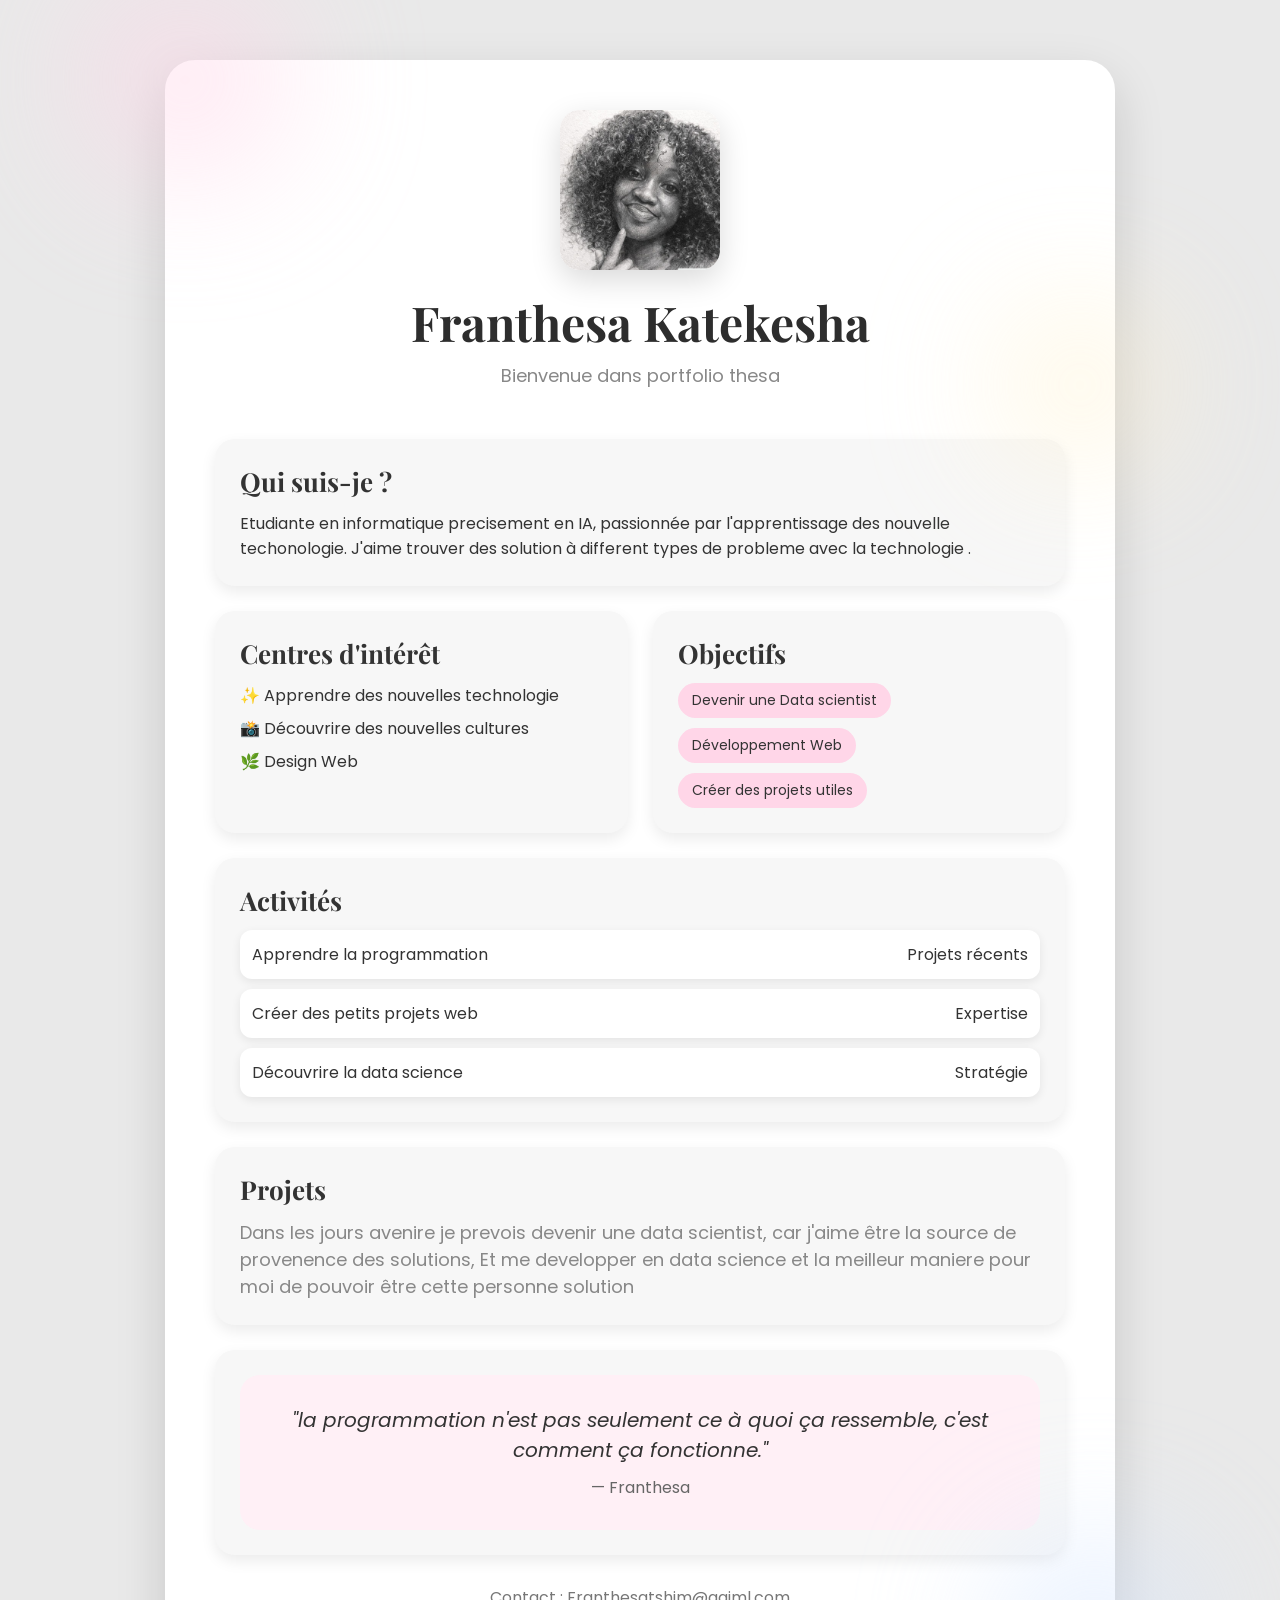
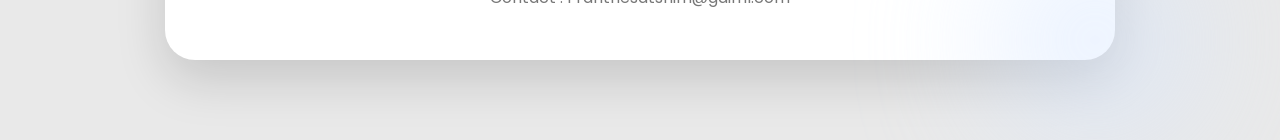
<file: index.html>
<!DOCTYPE html>
<html lang="fr">
<head>
    <meta charset="UTF-8">
    <meta name="viewport" content="width=device-width, initial-scale=1.0">
    <title>Mon Portfolio</title>
    <link rel="stylesheet" href="style.css">
    <link href="https://fonts.googleapis.com/css2?family=Playfair+Display:ital,wght@0,400;0,700;1,400&family=Poppins:wght@300;400&display=swap" rel="stylesheet">
</head>
<body>


    <div class="container">
        
        <div class="blob blob-1"></div>
        <div class="blob blob-2"></div>
        <div class="blob blob-3"></div>

        <header id="accueil">
           
            <div class="profile-frame">
                 
                <img src="image de thesa.jpeg" alt="Ma Photo"> </div>
                
            <h1>Franthesa Katekesha</h1>
            <p class="subtitle">Bienvenue dans portfolio thesa</p>
        </header>

        <main>
            <section id="qui-suis-je">
                <h2>Qui suis-je ?</h2>
                <p> Etudiante en informatique precisement en IA, passionnée par l'apprentissage des nouvelle techonologie. J'aime trouver des solution à different types de probleme avec la technologie .</p>
            </section>

            <div class="grid">
                <section id="interets">
                    <h2> Centres d'intérêt</h2>
                    <ul>
                        <li>✨ Apprendre des nouvelles technologie</li>
                        <li>📸 Découvrire des nouvelles cultures </li>
                        <li>🌿 Design Web</li>
                    </ul>
                </section>

                <section id="objectifs">
                    <h2>Objectifs</h2>
                    <div class="tag-container">
                        <span class="tag">Devenir une Data scientist</span>
                        <span class="tag">Développement Web</span>
                        <span class="tag">Créer des projets utiles </span>
                    </div>
                </section>
            </div>

            <section id="activites">
                <h2> Activités</h2>
                <div class="service-list">
                    <div class="service-item"><span>Apprendre la programmation</span> <span>Projets récents</span></div>
                    <div class="service-item"><span>Créer des petits projets web</span> <span>Expertise</span></div>
                    <div class="service-item"><span>Découvrire la data science</span> <span>Stratégie</span></div>
                </div>
            </section>

            <section id="Projets">
                <h2> Projets</h2>
            
           <P class="subtitle">Dans les jours avenire je prevois devenir une data scientist, car j'aime être la source de provenence des solutions, Et me developper en data science et la meilleur maniere pour moi de pouvoir être cette personne solution  </P>          
               </section>
            <section id="citation">
                <div class="quote-box">
                    <p class="quote">"la programmation n'est pas seulement ce à quoi ça ressemble, c'est comment ça fonctionne."</p>
                    <p class="author">— Franthesa</p>
                </div>
            </section>
        </main>

        <footer>
            <p>Contact : Franthesatshim@gaiml.com</p>
        </footer>
    </div>

</body>
</html>
</file>
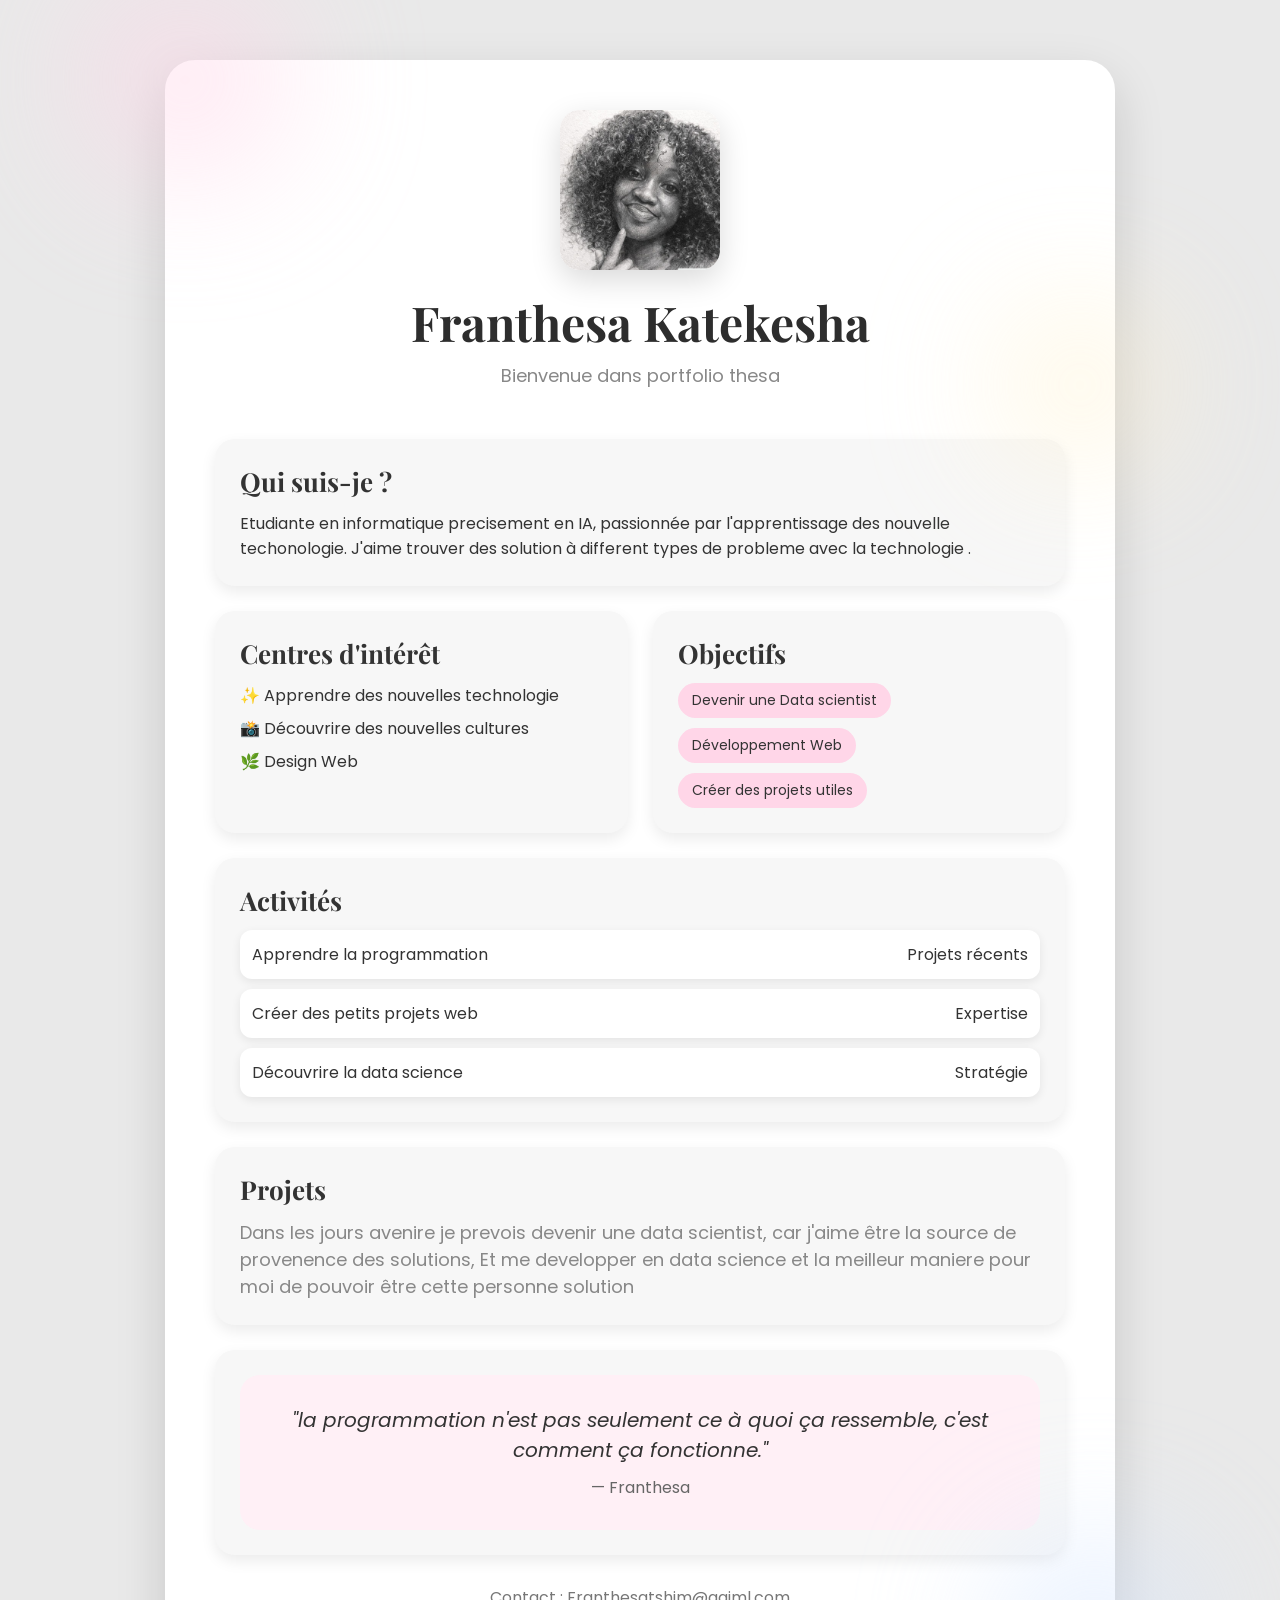
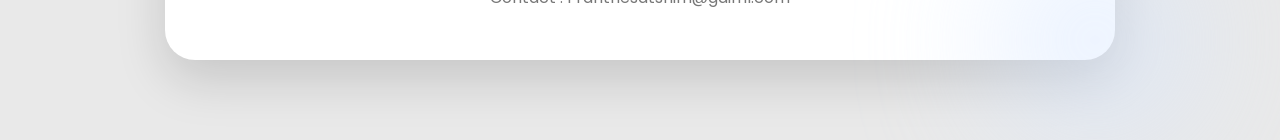
<file: fff.html>
<!DOCTYPE html>
<html lang="fr">
<head>
    <meta charset="UTF-8">
    <meta name="viewport" content="width=device-width, initial-scale=1.0">
    <title>Mon Portfolio</title>
    <link rel="stylesheet" href="fff.css">
    <link href="https://fonts.googleapis.com/css2?family=Playfair+Display:ital,wght@0,400;0,700;1,400&family=Poppins:wght@300;400&display=swap" rel="stylesheet">
</head>
<body>


    <div class="container">
        
        <div class="blob blob-1"></div>
        <div class="blob blob-2"></div>
        <div class="blob blob-3"></div>

        <header id="accueil">
           
            <div class="profile-frame">
                 
                <img src="image de thesa.jpeg" alt="Ma Photo"> </div>
                
            <h1>Franthesa Katekesha</h1>
            <p class="subtitle">Bienvenue dans portfolio thesa</p>
        </header>

        <main>
            <section id="qui-suis-je">
                <h2>Qui suis-je ?</h2>
                <p> Etudiante en informatique precisement en IA, passionnée par l'apprentissage des nouvelle techonologie. J'aime trouver des solution à different types de probleme avec la technologie .</p>
            </section>

            <div class="grid">
                <section id="interets">
                    <h2> Centres d'intérêt</h2>
                    <ul>
                        <li>✨ Apprendre des nouvelles technologie</li>
                        <li>📸 Découvrire des nouvelles cultures </li>
                        <li>🌿 Design Web</li>
                    </ul>
                </section>

                <section id="objectifs">
                    <h2>Objectifs</h2>
                    <div class="tag-container">
                        <span class="tag">Devenir une Data scientist</span>
                        <span class="tag">Développement Web</span>
                        <span class="tag">Créer des projets utiles </span>
                    </div>
                </section>
            </div>

            <section id="activites">
                <h2> Activités</h2>
                <div class="service-list">
                    <div class="service-item"><span>Apprendre la programmation</span> <span>Projets récents</span></div>
                    <div class="service-item"><span>Créer des petits projets web</span> <span>Expertise</span></div>
                    <div class="service-item"><span>Découvrire la data science</span> <span>Stratégie</span></div>
                </div>
            </section>

            <section id="Projets">
                <h2> Projets</h2>
            
           <P class="subtitle">Dans les jours avenire je prevois devenir une data scientist, car j'aime être la source de provenence des solutions, Et me developper en data science et la meilleur maniere pour moi de pouvoir être cette personne solution  </P>          
               </section>
            <section id="citation">
                <div class="quote-box">
                    <p class="quote">"la programmation n'est pas seulement ce à quoi ça ressemble, c'est comment ça fonctionne."</p>
                    <p class="author">— Franthesa</p>
                </div>
            </section>
        </main>

        <footer>
            <p>Contact : Franthesatshim@gaiml.com</p>
        </footer>
    </div>

</body>
</html>
</file>
<file: style.css>
/* RESET */

*{
margin:0;
padding:0;
box-sizing:border-box;
}

/* BODY */

body{

font-family:'Poppins',sans-serif;

background:#e9e9e9;

display:flex;

justify-content:center;

padding:60px;

color:#333;

}

/* CONTAINER PRINCIPAL */

.container{

width:950px;

background:white;

border-radius:30px;

padding:50px;

box-shadow:0 20px 50px rgba(0,0,0,0.15);

position:relative;

}

/* BLOBS DECORATIFS */

.blob{

position:absolute;

border-radius:50%;

filter:blur(70px);

opacity:0.6;

}

.blob-1{
width:200px;
height:200px;
background:#ffd6e8;
top:-80px;
left:-80px;
}

.blob-2{
width:200px;
height:200px;
background:#d6e6ff;
bottom:-80px;
right:-80px;
}

.blob-3{
width:150px;
height:150px;
background:#fff0c9;
top:250px;
right:-40px;
}

/* HEADER */

header{

text-align:center;

margin-bottom:50px;

}

/* PHOTO */

.profile-frame{

width:160px;

height:160px;

border-radius:20px;

overflow:hidden;

margin:auto;

box-shadow:0 10px 30px rgba(0,0,0,0.15);

}

.profile-frame img{

width:100%;
height:100%;

object-fit:cover;

}

/* NOM */

h1{

font-family:'Playfair Display',serif;

font-size:48px;

margin-top:20px;

color:#2d2d2d;

}

/* SOUS TITRE */

.subtitle{

color:#888;

margin-top:8px;

font-size:18px;

}

/* SECTIONS */

section{

background:#f7f7f7;

padding:25px;

border-radius:20px;

margin-bottom:25px;

box-shadow:0 6px 15px rgba(0,0,0,0.08);

}

/* TITRES */

h2{

font-family:'Playfair Display',serif;

font-size:26px;

margin-bottom:12px;

}

/* GRID STYLE COLLAGE */

.grid{

display:grid;

grid-template-columns:1fr 1fr;

gap:25px;

}

/* LISTE */

ul{

list-style:none;

}

li{

margin:8px 0;

}

/* TAGS OBJECTIFS */

.tag-container{

display:flex;

flex-wrap:wrap;

gap:10px;

}

.tag{

background:#ffd6e8;

padding:7px 14px;

border-radius:20px;

font-size:14px;

}

/* ACTIVITES */

.service-list{

display:flex;

flex-direction:column;

gap:10px;

}

/* PROJETS */

.service-list{

display:flex;

flex-direction:column;

gap:10px;

}

.service-item{

display:flex;

justify-content:space-between;

background:white;

padding:12px;

border-radius:12px;

box-shadow:0 3px 10px rgba(0,0,0,0.08);

}

/* CITATION */

.quote-box{

text-align:center;

background:#fff0f6;

padding:30px;

border-radius:20px;

}

.quote{

font-size:20px;

font-style:italic;

}

.author{

margin-top:10px;

color:#666;

}

/* FOOTER */

footer{

text-align:center;

margin-top:30px;

color:#777;

}

/* HOVER CARTES */

section:hover{

transform:translateY(-6px);

transition:0.3s;

box-shadow:0 15px 30px rgba(0,0,0,0.12);

}
</file>
<file: fff.css>
/* RESET */

*{
margin:0;
padding:0;
box-sizing:border-box;
}

/* BODY */

body{

font-family:'Poppins',sans-serif;

background:#e9e9e9;

display:flex;

justify-content:center;

padding:60px;

color:#333;

}

/* CONTAINER PRINCIPAL */

.container{

width:950px;

background:white;

border-radius:30px;

padding:50px;

box-shadow:0 20px 50px rgba(0,0,0,0.15);

position:relative;

}

/* BLOBS DECORATIFS */

.blob{

position:absolute;

border-radius:50%;

filter:blur(70px);

opacity:0.6;

}

.blob-1{
width:200px;
height:200px;
background:#ffd6e8;
top:-80px;
left:-80px;
}

.blob-2{
width:200px;
height:200px;
background:#d6e6ff;
bottom:-80px;
right:-80px;
}

.blob-3{
width:150px;
height:150px;
background:#fff0c9;
top:250px;
right:-40px;
}

/* HEADER */

header{

text-align:center;

margin-bottom:50px;

}

/* PHOTO */

.profile-frame{

width:160px;

height:160px;

border-radius:20px;

overflow:hidden;

margin:auto;

box-shadow:0 10px 30px rgba(0,0,0,0.15);

}

.profile-frame img{

width:100%;
height:100%;

object-fit:cover;

}

/* NOM */

h1{

font-family:'Playfair Display',serif;

font-size:48px;

margin-top:20px;

color:#2d2d2d;

}

/* SOUS TITRE */

.subtitle{

color:#888;

margin-top:8px;

font-size:18px;

}

/* SECTIONS */

section{

background:#f7f7f7;

padding:25px;

border-radius:20px;

margin-bottom:25px;

box-shadow:0 6px 15px rgba(0,0,0,0.08);

}

/* TITRES */

h2{

font-family:'Playfair Display',serif;

font-size:26px;

margin-bottom:12px;

}

/* GRID STYLE COLLAGE */

.grid{

display:grid;

grid-template-columns:1fr 1fr;

gap:25px;

}

/* LISTE */

ul{

list-style:none;

}

li{

margin:8px 0;

}

/* TAGS OBJECTIFS */

.tag-container{

display:flex;

flex-wrap:wrap;

gap:10px;

}

.tag{

background:#ffd6e8;

padding:7px 14px;

border-radius:20px;

font-size:14px;

}

/* ACTIVITES */

.service-list{

display:flex;

flex-direction:column;

gap:10px;

}

/* PROJETS */

.service-list{

display:flex;

flex-direction:column;

gap:10px;

}

.service-item{

display:flex;

justify-content:space-between;

background:white;

padding:12px;

border-radius:12px;

box-shadow:0 3px 10px rgba(0,0,0,0.08);

}

/* CITATION */

.quote-box{

text-align:center;

background:#fff0f6;

padding:30px;

border-radius:20px;

}

.quote{

font-size:20px;

font-style:italic;

}

.author{

margin-top:10px;

color:#666;

}

/* FOOTER */

footer{

text-align:center;

margin-top:30px;

color:#777;

}

/* HOVER CARTES */

section:hover{

transform:translateY(-6px);

transition:0.3s;

box-shadow:0 15px 30px rgba(0,0,0,0.12);

}
</file>
